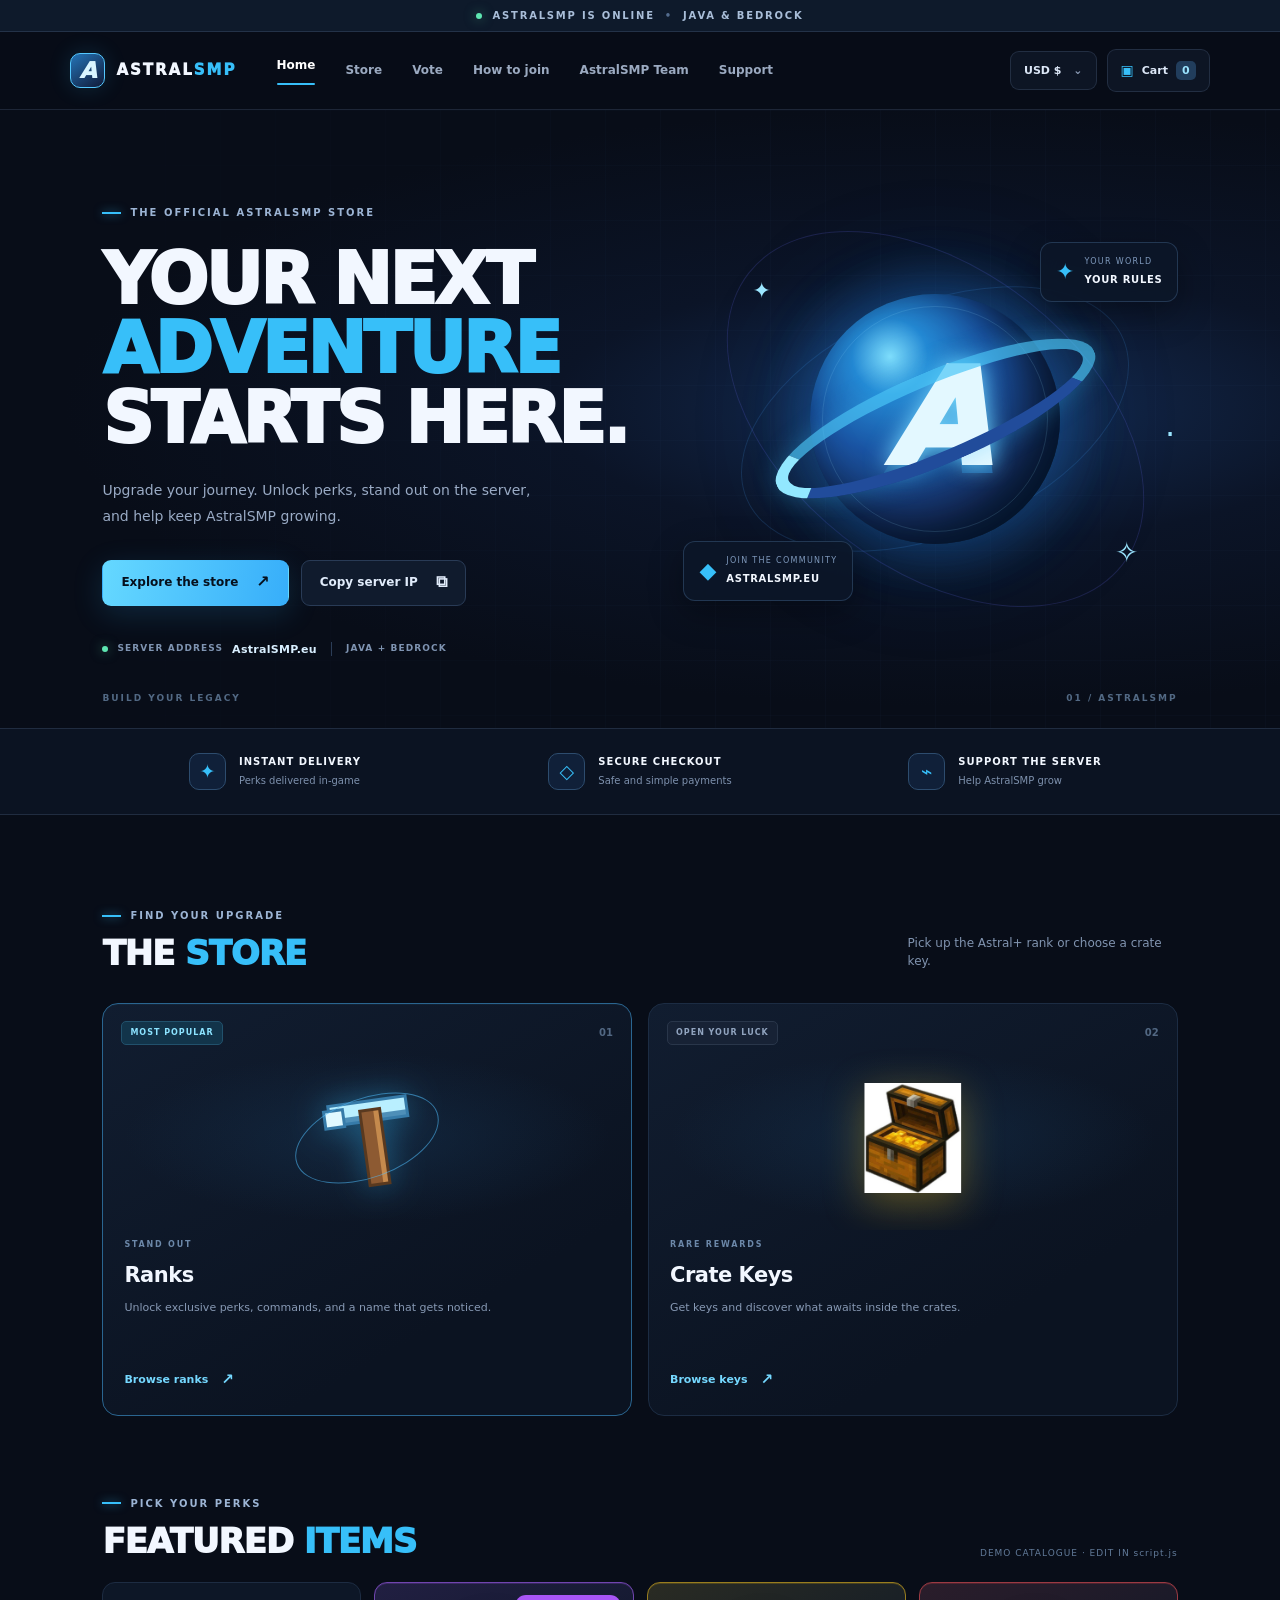
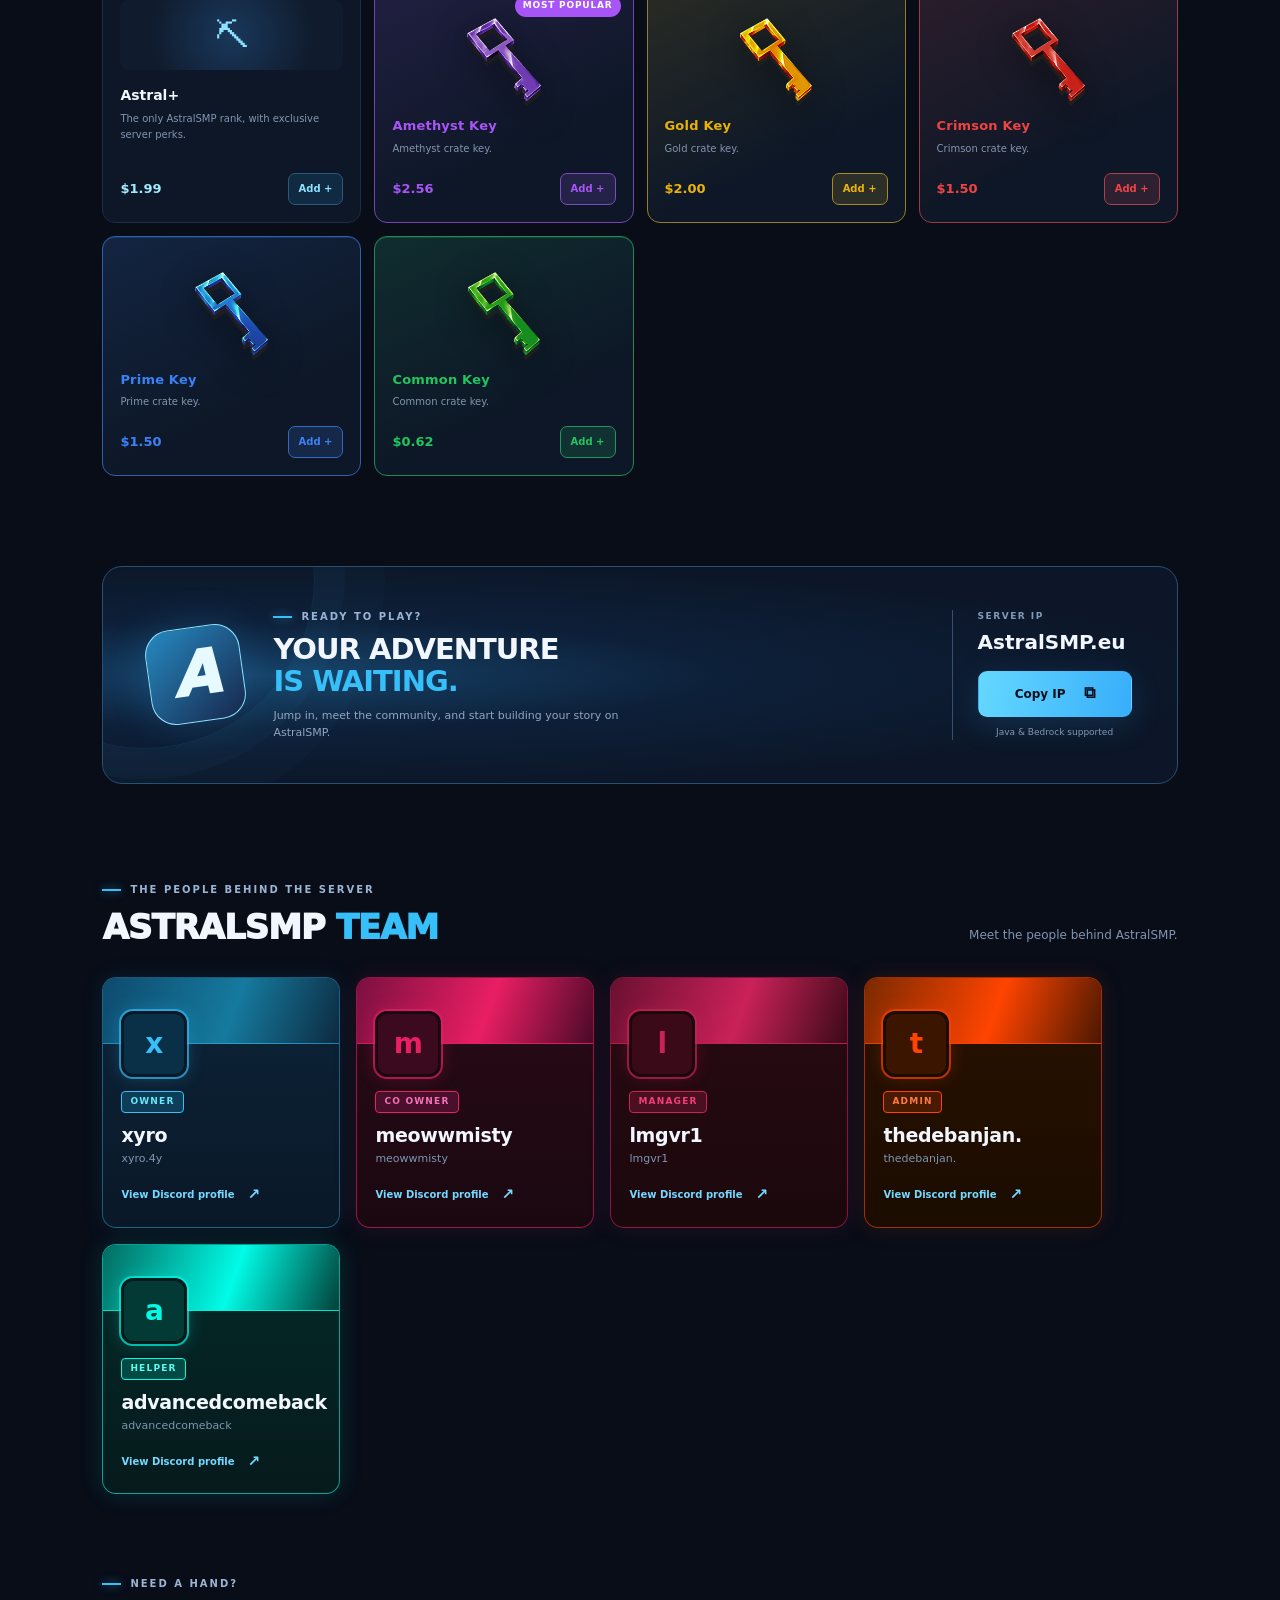
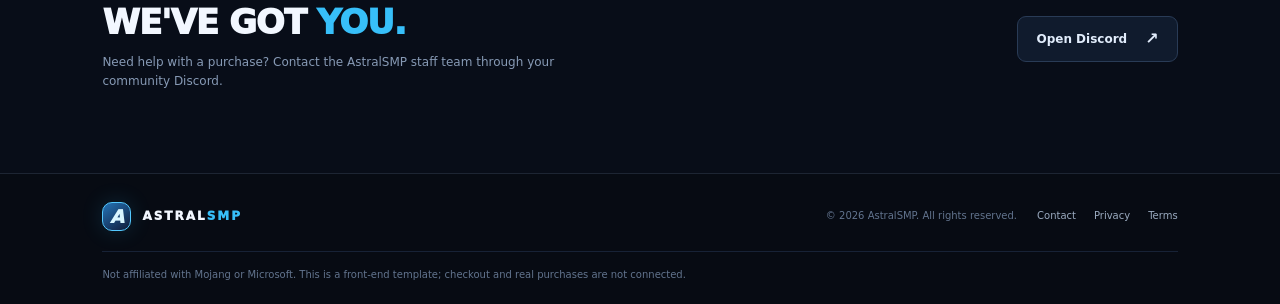
<file: index.html>
<!doctype html>
<html lang="en">
<head>
  <meta charset="utf-8">
  <meta name="viewport" content="width=device-width, initial-scale=1">
  <meta name="theme-color" content="#080d18">
  <meta name="description" content="The official AstralSMP store. Support the server and explore ranks, keys, and upgrades.">
  <title>AstralSMP Store</title>
  <link rel="stylesheet" href="style.css">
</head>
<body>
  <div class="announcement"><span class="pulse"></span> ASTRALSMP IS ONLINE <span class="announcement-dot">•</span> JAVA & BEDROCK</div>
  <header class="site-header">
    <a class="brand" href="index.html#home" aria-label="AstralSMP home">
      <span class="brand-mark">A</span>
      <span class="brand-name">ASTRAL<span>SMP</span></span>
    </a>
    <button class="menu-toggle" id="menuToggle" aria-label="Toggle navigation" aria-expanded="false">☰</button>
    <nav class="nav" id="nav">
      <a class="active" href="#home">Home</a>
      <a href="#store">Store</a>
      <a href="vote.html">Vote</a>
      <a href="#join">How to join</a>
      <a href="#team">AstralSMP Team</a>
      <a href="#help">Support</a>
    </nav>
    <div class="header-actions">
      <button class="currency" id="currencyButton" type="button">USD $ <span>⌄</span></button>
      <button class="cart-button" id="cartButton" type="button"><span class="cart-icon">▣</span> Cart <b id="cartCount">0</b></button>
    </div>
  </header>

  <main>
    <section class="hero" id="home">
      <div class="hero-grid"></div>
      <div class="hero-content">
        <div class="eyebrow"><span></span> THE OFFICIAL ASTRALSMP STORE</div>
        <h1>YOUR NEXT<br><span>ADVENTURE</span><br>STARTS HERE.</h1>
        <p>Upgrade your journey. Unlock perks, stand out on the server, and help keep AstralSMP growing.</p>
        <div class="hero-actions">
          <a class="button button-primary" href="#store">Explore the store <span>↗</span></a>
          <button class="button button-ghost copy-ip" data-copy="AstralSMP.eu">Copy server IP <span>⧉</span></button>
        </div>
        <div class="server-status"><span class="status-dot"></span><span>SERVER ADDRESS</span><strong>AstralSMP.eu</strong><span class="status-divider"></span><span>JAVA + BEDROCK</span></div>
      </div>
      <div class="hero-art" aria-label="AstralSMP cosmic emblem">
        <div class="orbit orbit-one"></div><div class="orbit orbit-two"></div>
        <div class="planet"><div class="planet-glow"></div><div class="planet-ring"></div><div class="planet-letter">A</div></div>
        <div class="floating-chip chip-top"><span class="chip-star">✦</span><div><small>YOUR WORLD</small><b>YOUR RULES</b></div></div>
        <div class="floating-chip chip-bottom"><span class="chip-diamond">◆</span><div><small>JOIN THE COMMUNITY</small><b>ASTRALSMP.EU</b></div></div>
        <div class="spark spark-a">✦</div><div class="spark spark-b">✧</div><div class="spark spark-c">·</div>
      </div>
      <div class="hero-bottom-line"><span>BUILD YOUR LEGACY</span><span>01 / ASTRALSMP</span></div>
    </section>

    <section class="trust-strip">
      <div><span class="trust-icon">✦</span><p><b>INSTANT DELIVERY</b><small>Perks delivered in-game</small></p></div>
      <div><span class="trust-icon">◇</span><p><b>SECURE CHECKOUT</b><small>Safe and simple payments</small></p></div>
      <div><span class="trust-icon">⌁</span><p><b>SUPPORT THE SERVER</b><small>Help AstralSMP grow</small></p></div>
    </section>

    <section class="store-section section-wrap" id="store">
      <div class="section-heading">
        <div><div class="eyebrow"><span></span> FIND YOUR UPGRADE</div><h2>THE <span>STORE</span></h2></div>
        <p>Pick up the Astral+ rank or choose a crate key.</p>
      </div>
      <div class="category-grid">
        <article class="category-card featured">
          <div class="card-top"><span class="category-tag">MOST POPULAR</span><span class="card-number">01</span></div>
          <div class="item-art rank-art"><div class="rank-pickaxe" aria-label="Minecraft-style pickaxe"><span></span></div><div class="rank-orbit"></div></div>
          <div class="card-copy"><span class="card-kicker">STAND OUT</span><h3>Ranks</h3><p>Unlock exclusive perks, commands, and a name that gets noticed.</p><a href="#products" class="text-link" data-category="Ranks">Browse ranks <span>↗</span></a></div>
        </article>
        <article class="category-card">
          <div class="card-top"><span class="category-tag muted-tag">OPEN YOUR LUCK</span><span class="card-number">02</span></div>
          <div class="item-art crate-art"><img class="crate-chest-img" src="assets/crate-chest.png" alt="Crate chest"></div>
          <div class="card-copy"><span class="card-kicker">RARE REWARDS</span><h3>Crate Keys</h3><p>Get keys and discover what awaits inside the crates.</p><a href="#products" class="text-link" data-category="Crate Keys">Browse keys <span>↗</span></a></div>
        </article>
      </div>
    </section>

    <section class="products-section section-wrap" id="products">
      <div class="section-heading compact-heading">
        <div><div class="eyebrow"><span></span> PICK YOUR PERKS</div><h2>FEATURED <span>ITEMS</span></h2></div>
        <span class="demo-note">DEMO CATALOGUE · EDIT IN script.js</span>
      </div>
      <div class="product-grid" id="productGrid"></div>
    </section>

    <section class="join-section section-wrap" id="join">
      <div class="join-panel">
        <div class="join-orb">A</div>
        <div class="join-copy"><div class="eyebrow"><span></span> READY TO PLAY?</div><h2>YOUR ADVENTURE<br><span>IS WAITING.</span></h2><p>Jump in, meet the community, and start building your story on AstralSMP.</p></div>
        <div class="join-action"><div class="ip-label">SERVER IP</div><div class="ip-value">AstralSMP.eu</div><button class="button button-primary copy-ip" data-copy="AstralSMP.eu">Copy IP <span>⧉</span></button><small>Java & Bedrock supported</small></div>
      </div>
    </section>


    <section class="team-section section-wrap" id="team">
      <div class="section-heading">
        <div><div class="eyebrow"><span></span> THE PEOPLE BEHIND THE SERVER</div><h2>ASTRALSMP <span>TEAM</span></h2></div>
        <p>Meet the people behind AstralSMP.</p>
      </div>
      <div class="team-grid">
        <article class="staff-card role-owner">
          <div class="staff-cover"></div>
          <div class="staff-avatar avatar-placeholder" aria-label="xyro Discord avatar placeholder">x</div>
          <div class="staff-info"><span class="staff-role">OWNER</span><h3>xyro</h3><p class="staff-handle">xyro.4y</p><a class="text-link" href="https://discord.com/users/1270662929926066298" target="_blank" rel="noopener">View Discord profile <span>↗</span></a></div>
        </article>
        <article class="staff-card role-coowner">
          <div class="staff-cover"></div>
          <div class="staff-avatar avatar-placeholder" aria-label="meowwmisty Discord avatar placeholder">m</div>
          <div class="staff-info"><span class="staff-role">CO OWNER</span><h3>meowwmisty</h3><p class="staff-handle">meowwmisty</p><a class="text-link" href="https://discord.com/users/1205751324331737108" target="_blank" rel="noopener">View Discord profile <span>↗</span></a></div>
        </article>
        <article class="staff-card role-manager">
          <div class="staff-cover"></div>
          <div class="staff-avatar avatar-placeholder" aria-label="lmgvr1 Discord avatar placeholder">l</div>
          <div class="staff-info"><span class="staff-role">MANAGER</span><h3>lmgvr1</h3><p class="staff-handle">lmgvr1</p><a class="text-link" href="https://discord.com/users/1057451802607489114" target="_blank" rel="noopener">View Discord profile <span>↗</span></a></div>
        </article>
        <article class="staff-card role-admin">
          <div class="staff-cover"></div>
          <div class="staff-avatar avatar-placeholder" aria-label="thedebanjan Discord avatar placeholder">t</div>
          <div class="staff-info"><span class="staff-role">ADMIN</span><h3>thedebanjan.</h3><p class="staff-handle">thedebanjan.</p><a class="text-link" href="https://discord.com/users/1460985958949326993" target="_blank" rel="noopener">View Discord profile <span>↗</span></a></div>
        </article>
        <article class="staff-card role-helper">
          <div class="staff-cover"></div>
          <div class="staff-avatar avatar-placeholder" aria-label="advancedcomeback Discord avatar placeholder">a</div>
          <div class="staff-info"><span class="staff-role">HELPER</span><h3>advancedcomeback</h3><p class="staff-handle">advancedcomeback</p><a class="text-link" href="https://discord.com/users/1250180021176238244" target="_blank" rel="noopener">View Discord profile <span>↗</span></a></div>
        </article>
      </div>
    </section>

    <section class="help-section section-wrap" id="help">
      <div><div class="eyebrow"><span></span> NEED A HAND?</div><h2>WE'VE GOT <span>YOU.</span></h2><p>Need help with a purchase? Contact the AstralSMP staff team through your community Discord.</p></div>
      <a class="button button-ghost" href="https://discord.gg/TpqCJ45FR" target="_blank" rel="noopener">Open Discord <span>↗</span></a>
    </section>
  </main>

  <footer class="footer">
    <a class="brand footer-brand" href="#home"><span class="brand-mark">A</span><span class="brand-name">ASTRAL<span>SMP</span></span></a>
    <p>© <span id="year"></span> AstralSMP. All rights reserved.</p>
    <div class="footer-links"><a href="#help">Contact</a><a href="#help">Privacy</a><a href="#help">Terms</a></div>
    <p class="disclaimer">Not affiliated with Mojang or Microsoft. This is a front-end template; checkout and real purchases are not connected.</p>
  </footer>

  <div class="toast" id="toast" role="status" aria-live="polite"></div>
  <dialog class="cart-dialog" id="cartDialog">
    <div class="dialog-head"><div><span class="eyebrow">YOUR SELECTION</span><h3>Shopping cart</h3></div><button class="close-dialog" id="closeCart" aria-label="Close cart">×</button></div>
    <div id="cartItems" class="cart-items"><p class="empty-cart">Your cart is empty for now.</p></div>
    <div class="cart-total"><span>Estimated total</span><strong id="cartTotal">$0.00</strong></div>
    <p class="cart-warning">Demo cart only. Connect a store platform such as Tebex before accepting payments.</p>
    <button class="button button-primary checkout-button" id="checkoutButton">Continue <span>↗</span></button>
  </dialog>
  <script src="script.js"></script>
</body>
</html>
</file>
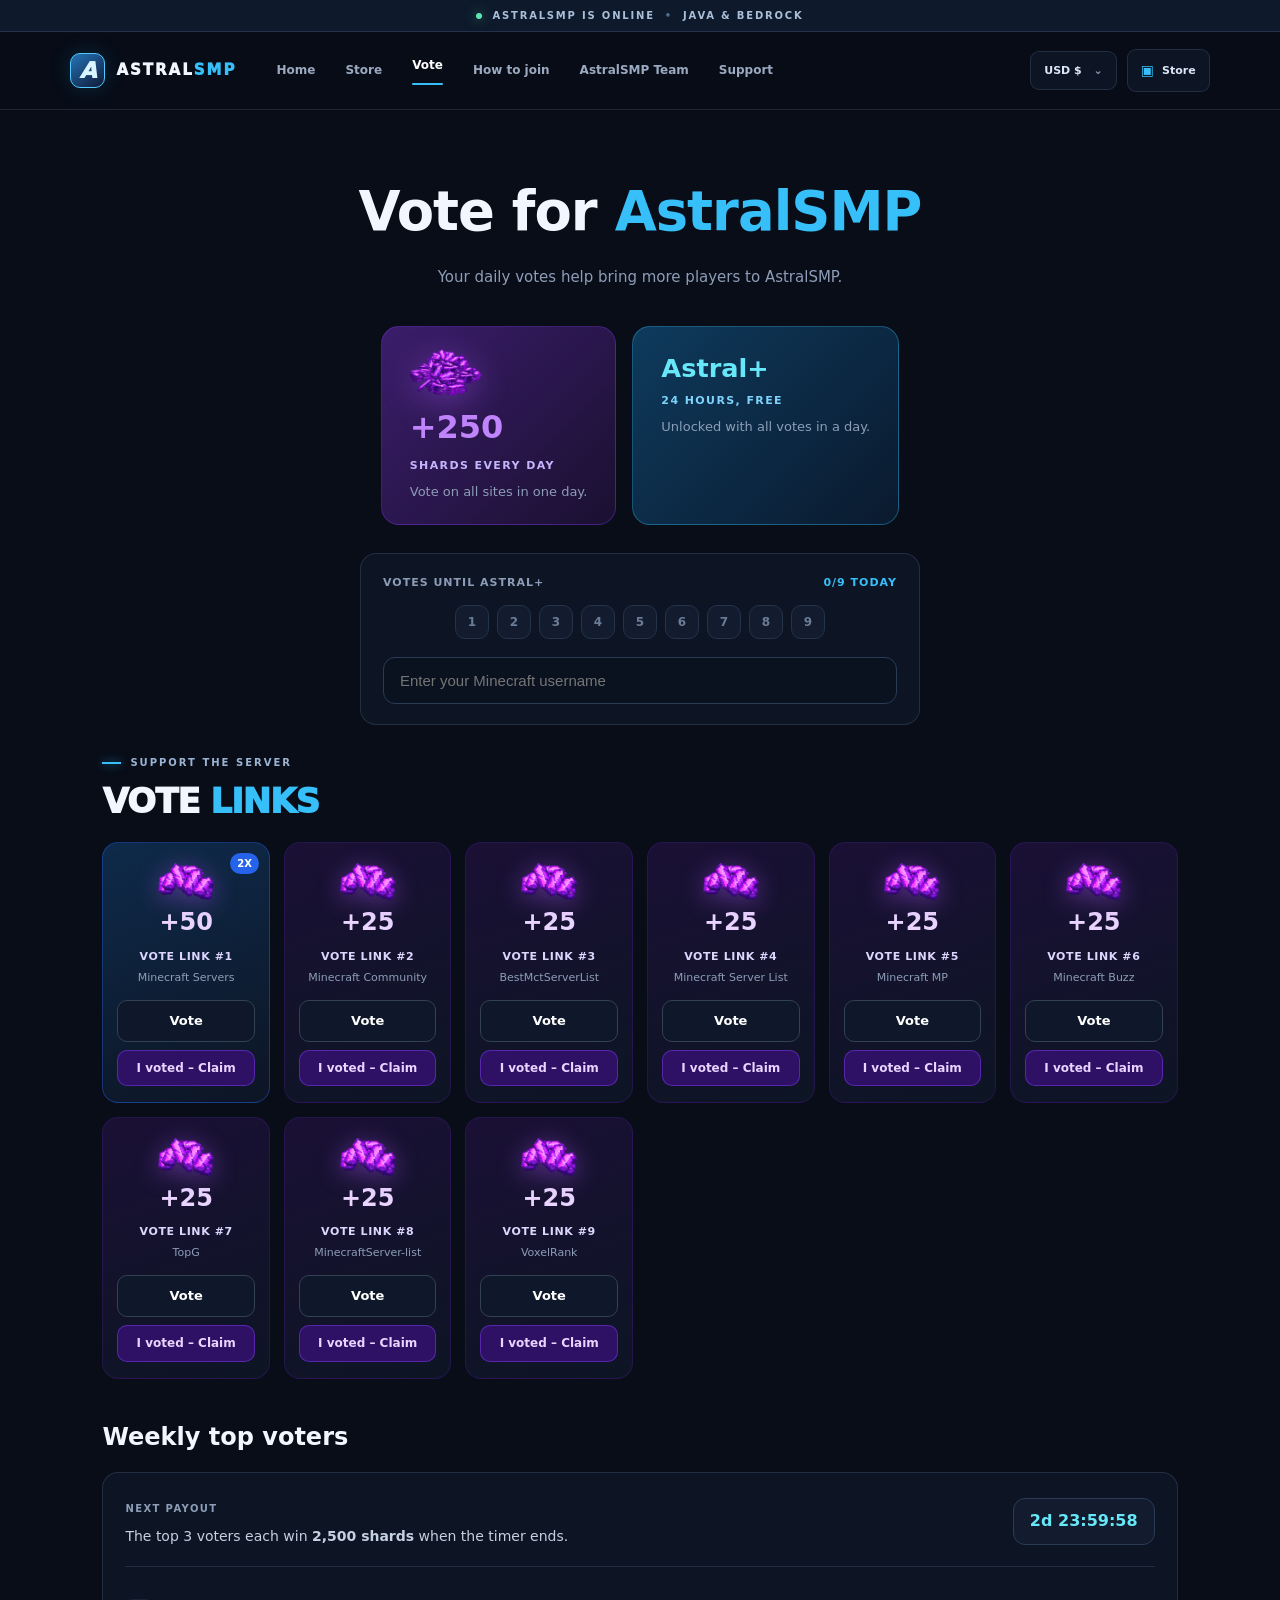
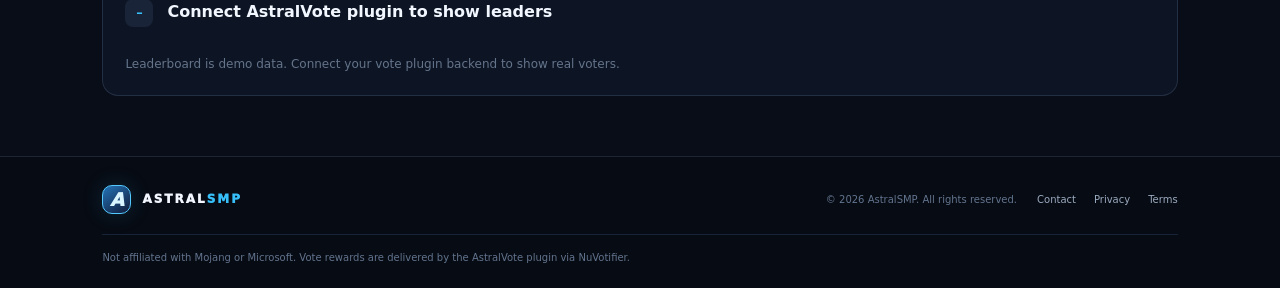
<file: vote.html>
<!doctype html>
<html lang="en">
<head>
  <meta charset="utf-8">
  <meta name="viewport" content="width=device-width, initial-scale=1">
  <meta name="theme-color" content="#080d18">
  <meta name="description" content="Vote for AstralSMP and claim daily rewards.">
  <title>Vote | AstralSMP</title>
  <link rel="stylesheet" href="style.css">
</head>
<body>
  <div class="announcement"><span class="pulse"></span> ASTRALSMP IS ONLINE <span class="announcement-dot">•</span> JAVA & BEDROCK</div>
  <header class="site-header">
    <a class="brand" href="index.html" aria-label="AstralSMP home">
      <span class="brand-mark">A</span>
      <span class="brand-name">ASTRAL<span>SMP</span></span>
    </a>
    <button class="menu-toggle" id="menuToggle" aria-label="Toggle navigation" aria-expanded="false">☰</button>
    <nav class="nav" id="nav">
      <a href="index.html#home">Home</a>
      <a href="index.html#store">Store</a>
      <a class="active" href="vote.html">Vote</a>
      <a href="index.html#join">How to join</a>
      <a href="index.html#team">AstralSMP Team</a>
      <a href="index.html#help">Support</a>
    </nav>
    <div class="header-actions">
      <button class="currency" type="button">USD $ <span>⌄</span></button>
      <a class="cart-button" href="index.html#store"><span class="cart-icon">▣</span> Store</a>
    </div>
  </header>

  <main class="vote-page">
    <section class="vote-hero section-wrap">
      <h1>Vote for <span>AstralSMP</span></h1>
      <p class="vote-sub">Your daily votes help bring more players to AstralSMP.</p>

      <div class="vote-rewards">
        <div class="reward-card reward-shards">
          <img class="reward-shard-img" src="assets/shards-pile.png" alt="Shards">
          <div class="reward-amount">+250</div>
          <div class="reward-label">SHARDS EVERY DAY</div>
          <p>Vote on all sites in one day.</p>
        </div>
        <div class="reward-card reward-rank">
          <div class="reward-rank-title">Astral+</div>
          <div class="reward-label">24 HOURS, FREE</div>
          <p>Unlocked with all votes in a day.</p>
        </div>
      </div>

      <div class="vote-progress-card">
        <div class="progress-top">
          <span>VOTES UNTIL ASTRAL+</span>
          <span id="votesToday" class="votes-count">0/9 TODAY</span>
        </div>
        <div class="progress-steps" id="progressSteps">
          <span>1</span><span>2</span><span>3</span><span>4</span><span>5</span><span>6</span><span>7</span><span>8</span><span>9</span>
        </div>
        <div class="username-row">
          <input type="text" id="voteUsername" placeholder="Enter your Minecraft username" maxlength="16" autocomplete="off">
        </div>
      </div>
    </section>

    <section class="vote-links-section section-wrap">
      <div class="section-heading compact-heading">
        <div><div class="eyebrow"><span></span> SUPPORT THE SERVER</div><h2>VOTE <span>LINKS</span></h2></div>
      </div>
      <div class="vote-links-grid" id="voteLinksGrid">
        <!-- filled by JS -->
      </div>
    </section>

    <section class="top-voters-section section-wrap">
      <h2 class="top-voters-title">Weekly top voters</h2>
      <div class="top-voters-card">
        <div class="payout-info">
          <div>
            <span class="payout-label">NEXT PAYOUT</span>
            <p>The top 3 voters each win <strong>2,500 shards</strong> when the timer ends.</p>
          </div>
          <div class="payout-timer" id="payoutTimer">3d 00:00:00</div>
        </div>
        <ol class="top-voters-list" id="topVotersList">
          <li><span class="rank">1</span><span class="name">—</span><span class="votes">0 votes</span></li>
          <li><span class="rank">2</span><span class="name">—</span><span class="votes">0 votes</span></li>
          <li><span class="rank">3</span><span class="name">—</span><span class="votes">0 votes</span></li>
        </ol>
        <p class="top-voters-note">Leaderboard is demo data. Connect your vote plugin backend to show real voters.</p>
      </div>
    </section>
  </main>

  <footer class="footer">
    <a class="brand footer-brand" href="index.html"><span class="brand-mark">A</span><span class="brand-name">ASTRAL<span>SMP</span></span></a>
    <p>© <span id="year"></span> AstralSMP. All rights reserved.</p>
    <div class="footer-links"><a href="index.html#help">Contact</a><a href="index.html#help">Privacy</a><a href="index.html#help">Terms</a></div>
    <p class="disclaimer">Not affiliated with Mojang or Microsoft. Vote rewards are delivered by the AstralVote plugin via NuVotifier.</p>
  </footer>

  <div class="toast" id="toast" role="status" aria-live="polite"></div>
  <script src="vote.js"></script>
</body>
</html>
</file>
<file: style.css>
:root{--bg:#080d18;--panel:#0d1524;--panel2:#101c30;--line:rgba(151,184,230,.15);--text:#f2f7ff;--muted:#8d9db7;--cyan:#37bff9;--blue:#3478ff;--purple:#8a66ff;--radius:18px}*{box-sizing:border-box}html{scroll-behavior:smooth;scroll-padding-top:90px}body{margin:0;background:var(--bg);color:var(--text);font-family:Inter,ui-sans-serif,system-ui,-apple-system,BlinkMacSystemFont,"Segoe UI",sans-serif;line-height:1.55}a{color:inherit;text-decoration:none}button{font:inherit}.announcement{height:32px;display:flex;align-items:center;justify-content:center;gap:10px;background:#0e1a2b;color:#a9bed9;font-size:10px;letter-spacing:1.8px;font-weight:800;border-bottom:1px solid var(--line)}.pulse,.status-dot{display:inline-block;width:6px;height:6px;border-radius:50%;background:#5ee6b1;box-shadow:0 0 12px #5ee6b188}.announcement-dot{color:#536c8e}.site-header{height:78px;padding:0 max(5.5vw,24px);display:flex;align-items:center;gap:40px;border-bottom:1px solid var(--line);background:rgba(8,13,24,.94);position:sticky;top:0;z-index:20;backdrop-filter:blur(16px)}.brand{display:flex;align-items:center;gap:11px;flex-shrink:0}.brand-mark{width:35px;height:35px;display:grid;place-items:center;border:1px solid #54c8ff;border-radius:10px;color:#d9f5ff;font-weight:950;font-size:22px;font-style:italic;background:linear-gradient(145deg,#2474b7,#111a38);box-shadow:0 0 22px #37bff929}.brand-name{font-size:15px;font-weight:950;letter-spacing:2px}.brand-name span{color:var(--cyan)}.nav{display:flex;align-items:center;gap:30px;flex:1}.nav a{font-size:12px;color:#9baac1;font-weight:700;transition:.2s}.nav a:hover,.nav a.active{color:#fff}.nav a.active:after{content:"";display:block;height:2px;background:var(--cyan);margin-top:8px;border-radius:3px}.header-actions{display:flex;gap:10px;align-items:center}.currency,.cart-button{border:1px solid var(--line);border-radius:9px;padding:10px 13px;color:#dce7f7;background:#0d1524;font-size:11px;font-weight:750}.currency span{color:var(--muted);padding-left:8px}.cart-button{display:flex;gap:8px;align-items:center}.cart-button b{background:#213d5c;color:#9be4ff;border-radius:5px;padding:1px 6px}.cart-icon{font-size:14px;color:var(--cyan)}.menu-toggle{display:none;background:none;border:0;color:white;font-size:24px}.hero{min-height:610px;position:relative;overflow:hidden;padding:95px max(8vw,28px) 70px;display:flex;align-items:center;background:radial-gradient(ellipse at 75% 48%,#142c53 0%,#0b1427 30%,#080d18 66%)}.hero-grid{position:absolute;inset:0;opacity:.15;background-image:linear-gradient(rgba(100,161,235,.16) 1px,transparent 1px),linear-gradient(90deg,rgba(100,161,235,.16) 1px,transparent 1px);background-size:55px 55px;mask-image:linear-gradient(90deg,transparent,#000 55%,#000)}.hero-content{position:relative;z-index:2;max-width:570px}.eyebrow{display:flex;align-items:center;gap:9px;color:#9cb4d4;font-size:10px;letter-spacing:2px;font-weight:850}.eyebrow>span{width:19px;height:2px;background:var(--cyan);box-shadow:0 0 10px #37bff9aa}.hero h1{font-size:clamp(43px,5.5vw,73px);line-height:.99;letter-spacing:-2.8px;margin:25px 0 22px;font-weight:950}.hero h1 span,.section-heading h2 span,.join-copy h2 span,.help-section h2 span{color:var(--cyan)}.hero-content>p{max-width:445px;color:#9aabc5;font-size:14px;line-height:1.9;margin:0}.hero-actions{display:flex;gap:12px;margin-top:30px;flex-wrap:wrap}.button{min-height:46px;padding:0 18px;border-radius:9px;display:inline-flex;align-items:center;justify-content:center;gap:18px;font-size:12px;font-weight:850;cursor:pointer;transition:transform .2s,filter .2s;border:1px solid transparent}.button:hover{transform:translateY(-2px);filter:brightness(1.12)}.button span{font-size:16px}.button-primary{color:#06101d;background:linear-gradient(100deg,#65d8ff,#37aefa);box-shadow:0 8px 30px #2daef52b}.button-ghost{background:#101b2d;border-color:#293b56;color:#e1ecfb}.server-status{display:flex;align-items:center;gap:9px;margin-top:35px;color:#7f94b2;font-size:9px;letter-spacing:1.1px;font-weight:800}.server-status strong{font-size:11px;color:#d9efff;letter-spacing:.3px}.status-divider{height:14px;width:1px;background:#2b3d57;margin:0 5px}.hero-art{position:absolute;right:7%;top:50%;transform:translateY(-50%);width:min(43vw,510px);height:450px;display:grid;place-items:center}.orbit{position:absolute;border:1px solid #3c83cb38;border-radius:50%;transform:rotate(-23deg)}.orbit-one{width:410px;height:230px}.orbit-two{width:475px;height:300px;transform:rotate(38deg);border-color:#6e70ff2e}.planet{width:250px;height:250px;position:relative;border-radius:50%;display:grid;place-items:center;background:radial-gradient(circle at 32% 25%,#8be8ff 0%,#2689d2 15%,#1b4e9c 38%,#17224e 67%,#080d1d 82%);box-shadow:inset -20px -15px 45px #030716,0 0 55px #277ce34b,0 0 130px #1e6dd62b;overflow:visible}.planet:before{content:"";position:absolute;inset:12px;border-radius:50%;border:1px solid #a3e7ff25}.planet-glow{position:absolute;width:310px;height:310px;border-radius:50%;background:#178de51c;filter:blur(20px)}.planet-ring{position:absolute;width:345px;height:93px;border:13px solid #4ac6f6b0;border-left-color:#92e8ff;border-bottom-color:#214c9b;border-radius:50%;transform:rotate(-23deg);box-shadow:0 0 24px #37bff94b;z-index:2}.planet-letter{z-index:1;font-size:132px;font-weight:950;font-style:italic;letter-spacing:-12px;color:#e3f8ff;text-shadow:0 0 22px #71d8ff,0 8px 0 #1e5c9e;transform:translateX(-5px)}.floating-chip{position:absolute;z-index:4;display:flex;align-items:center;gap:10px;padding:12px 15px;border:1px solid #4a709a60;border-radius:12px;background:#0c1729d9;box-shadow:0 12px 35px #0005;backdrop-filter:blur(10px)}.floating-chip small,.floating-chip b{display:block}.floating-chip small{font-size:8px;letter-spacing:1.3px;color:#7f99bc}.floating-chip b{font-size:10px;letter-spacing:.7px;margin-top:3px}.chip-top{top:48px;right:12px}.chip-bottom{bottom:43px;left:3px}.chip-star,.chip-diamond{color:var(--cyan);font-size:22px}.spark{position:absolute;color:#9be6ff}.spark-a{top:80px;left:72px;font-size:22px}.spark-b{bottom:70px;right:52px;font-size:28px}.spark-c{top:48%;right:3%;font-size:32px}.hero-bottom-line{position:absolute;bottom:22px;left:8vw;right:8vw;display:flex;justify-content:space-between;color:#526984;font-size:9px;font-weight:800;letter-spacing:2px}.trust-strip{display:grid;grid-template-columns:repeat(3,1fr);padding:24px max(8vw,28px);background:#0b1322;border-top:1px solid var(--line);border-bottom:1px solid var(--line);gap:20px}.trust-strip>div{display:flex;align-items:center;justify-content:center;gap:13px}.trust-icon{width:37px;height:37px;border:1px solid #2d4c6e;border-radius:10px;display:grid;place-items:center;color:var(--cyan);font-size:19px;background:#102039}.trust-strip p{margin:0}.trust-strip b,.trust-strip small{display:block}.trust-strip b{font-size:10px;letter-spacing:1px}.trust-strip small{font-size:10px;color:#7e91ad;margin-top:3px}.section-wrap{padding-left:max(8vw,28px);padding-right:max(8vw,28px)}.store-section{padding-top:93px;padding-bottom:65px}.section-heading{display:flex;justify-content:space-between;align-items:end;gap:25px;margin-bottom:30px}.section-heading h2,.help-section h2{font-size:34px;line-height:1.1;letter-spacing:-1px;margin:12px 0 0;font-weight:950}.section-heading>p{max-width:270px;margin:0 0 2px;color:#8194b0;font-size:12px}.category-grid{display:grid;grid-template-columns:repeat(3,1fr);gap:16px}.category-card{min-width:0;background:linear-gradient(150deg,#111d30,#0b1321 72%);border:1px solid #1c2c43;border-radius:16px;overflow:hidden;transition:transform .25s,border-color .25s}.category-card:hover{transform:translateY(-4px);border-color:#3978a7}.category-card.featured{border-color:#2a6590;box-shadow:inset 0 1px #63cfff0c}.card-top{display:flex;justify-content:space-between;align-items:center;padding:17px 18px 0}.category-tag{color:#8ce3ff;background:#12344a;border:1px solid #21516c;padding:5px 8px;border-radius:5px;font-size:8px;font-weight:900;letter-spacing:1px}.muted-tag{color:#91a4bf;background:#172235;border-color:#29364a}.card-number{font-size:10px;color:#526883;font-weight:800}.item-art{height:185px;display:grid;place-items:center;position:relative;overflow:hidden;background:radial-gradient(ellipse at center,#17395a70,transparent 65%)}.rank-crown{font-size:82px;color:#9deaff;text-shadow:0 0 30px #43c7ff9c;z-index:2;transform:translateY(-4px)}.rank-orbit{position:absolute;width:150px;height:80px;border:1px solid #50bdfb8a;border-radius:50%;transform:rotate(-20deg)}.crate-box{width:95px;height:88px;border:2px solid #7ccfff;background:linear-gradient(135deg,#1f6aa3,#14294e);transform:rotate(45deg);display:grid;place-items:center;box-shadow:0 0 45px #42b8ff3c,inset 0 0 22px #9beaff38}.crate-box:before,.crate-box:after{content:"";position:absolute;background:#8cdbff}.crate-box:before{width:100%;height:3px}.crate-box:after{height:100%;width:3px}.crate-box span{transform:rotate(-45deg);font-size:34px;color:#d7f6ff;z-index:1}.crate-shadow{position:absolute;width:135px;height:18px;border-radius:50%;background:#0008;filter:blur(8px);bottom:35px}.crystal-art{display:flex;gap:8px;align-items:center;justify-content:center}.crystal{width:40px;height:85px;clip-path:polygon(50% 0,100% 28%,80% 100%,20% 100%,0 28%);background:linear-gradient(90deg,#3179d0,#a0e9ff 48%,#2867bd);filter:drop-shadow(0 0 15px #3ca9ff);transform:rotate(7deg)}.crystal-two{height:110px;width:51px;background:linear-gradient(90deg,#7354e6,#d2c5ff 45%,#4b43c2);transform:rotate(-5deg)}.crystal-three{transform:rotate(15deg);height:65px}.card-copy{padding:0 21px 23px}.card-kicker{color:#6c88a9;font-size:8px;letter-spacing:1.8px;font-weight:900}.card-copy h3{font-size:21px;margin:4px 0 7px;letter-spacing:-.5px}.card-copy p{font-size:11px;color:#8799b4;min-height:52px;margin:0 0 16px;line-height:1.8}.text-link{display:inline-flex;gap:13px;align-items:center;color:#75d8ff;font-size:11px;font-weight:850}.text-link span{font-size:15px}.products-section{padding-top:15px;padding-bottom:90px}.compact-heading{margin-bottom:22px}.demo-note{font-size:9px;letter-spacing:1px;color:#627b9a}.product-grid{display:grid;grid-template-columns:repeat(4,1fr);gap:13px}.product-card{background:#0d1727;border:1px solid #1d2c42;border-radius:13px;padding:17px;display:flex;flex-direction:column;min-height:220px}.product-icon{height:70px;display:grid;place-items:center;border-radius:9px;background:radial-gradient(circle,#19385b,#101b2d 70%);color:#8de2ff;font-size:34px;margin-bottom:15px}.product-card h3{font-size:14px;margin:0 0 4px}.product-card p{font-size:10px;color:#8295b0;margin:0 0 17px;flex:1}.product-bottom{display:flex;align-items:center;justify-content:space-between;gap:8px}.product-price{font-size:13px;font-weight:900;color:#a4eaff}.add-button{border:1px solid #2c587b;background:#102b41;color:#8ee1ff;border-radius:7px;padding:7px 10px;font-size:10px;font-weight:850;cursor:pointer}.add-button:hover{background:#174363}.join-section{padding-bottom:90px}.join-panel{position:relative;overflow:hidden;display:flex;align-items:center;justify-content:space-between;gap:30px;padding:42px 45px;border:1px solid #245174;border-radius:20px;background:radial-gradient(ellipse at 15% 50%,#16436a 0%,#0d2039 35%,#0c1628 75%)}.join-panel:after{content:"";position:absolute;width:340px;height:340px;border:1px solid #4abcfb17;border-radius:50%;left:-130px;top:-160px;box-shadow:0 0 0 30px #4abcfb08,0 0 0 70px #4abcfb05}.join-orb{width:95px;height:95px;flex-shrink:0;display:grid;place-items:center;border:1px solid #8ae3ff;border-radius:25px;transform:rotate(-8deg);background:linear-gradient(140deg,#268ac1,#17274d);font-size:60px;font-weight:950;font-style:italic;color:#e6faff;box-shadow:0 0 40px #30a7f533}.join-copy{flex:1;position:relative;z-index:1}.join-copy h2{font-size:29px;line-height:1.08;letter-spacing:-1px;margin:10px 0}.join-copy p{font-size:11px;color:#91a5c0;max-width:400px;margin:0}.join-action{position:relative;z-index:1;min-width:180px;padding-left:25px;border-left:1px solid #38506d}.ip-label{font-size:9px;color:#819ab8;letter-spacing:1.5px;font-weight:850}.ip-value{font-size:20px;font-weight:900;margin:3px 0 13px}.join-action .button{width:100%}.join-action small{display:block;text-align:center;font-size:9px;color:#8398b4;margin-top:9px}.help-section{padding-top:0;padding-bottom:70px;display:flex;justify-content:space-between;align-items:center;gap:30px}.help-section p{color:#879ab5;font-size:12px;max-width:460px}.help-section .button{flex-shrink:0}.footer{border-top:1px solid var(--line);padding:28px max(8vw,28px) 22px;display:grid;grid-template-columns:1fr auto auto;align-items:center;gap:20px;background:#070b13}.footer-brand .brand-mark{width:29px;height:29px;font-size:18px}.footer-brand .brand-name{font-size:12px}.footer>p{margin:0;color:#62748e;font-size:10px}.footer-links{display:flex;gap:18px;color:#9babc0;font-size:10px}.footer .disclaimer{grid-column:1/-1;border-top:1px solid #172236;padding-top:15px}.toast{position:fixed;bottom:25px;left:50%;transform:translate(-50%,20px);padding:11px 16px;background:#e1f8ff;color:#07111d;border-radius:9px;font-size:12px;font-weight:850;box-shadow:0 10px 40px #0008;opacity:0;pointer-events:none;transition:.25s;z-index:60}.toast.show{opacity:1;transform:translate(-50%,0)}.cart-dialog{width:min(440px,calc(100% - 28px));border:1px solid #29425e;border-radius:17px;background:#0c1524;color:var(--text);padding:23px;box-shadow:0 25px 100px #000b}.cart-dialog::backdrop{background:#02050bd9;backdrop-filter:blur(5px)}.dialog-head{display:flex;justify-content:space-between;align-items:center}.dialog-head h3{margin:5px 0 0;font-size:22px}.close-dialog{border:0;background:#18253a;color:#dcecff;border-radius:8px;width:34px;height:34px;font-size:23px;cursor:pointer}.cart-items{margin:20px 0;max-height:270px;overflow:auto}.empty-cart{color:#7f94b1;font-size:12px;text-align:center;padding:25px 0}.cart-line{display:flex;align-items:center;justify-content:space-between;gap:10px;padding:12px 0;border-bottom:1px solid #1b2a40}.cart-line strong{font-size:12px}.cart-line small{display:block;color:#8297b5;font-size:10px}.remove-item{border:0;background:none;color:#ff9d9d;font-size:11px;cursor:pointer}.cart-total{display:flex;justify-content:space-between;padding:14px 0;border-top:1px solid #273950;font-size:12px}.cart-total strong{font-size:16px;color:#a3eaff}.cart-warning{color:#8194b0;font-size:10px;line-height:1.7}.checkout-button{width:100%;margin-top:8px}
@media(max-width:1000px){.site-header{gap:22px}.nav{gap:18px}.hero-art{right:2%;opacity:.8}.hero-content{max-width:500px}.hero h1{font-size:58px}.product-grid{grid-template-columns:repeat(2,1fr)}.join-panel{padding:32px}.join-orb{width:75px;height:75px;font-size:46px}.join-copy h2{font-size:25px}}@media(max-width:760px){.site-header{height:67px;padding:0 20px;gap:12px}.menu-toggle{display:block;margin-left:auto;order:2}.header-actions{order:3}.currency{display:none}.nav{display:none;position:absolute;left:0;right:0;top:66px;padding:18px 22px 22px;background:#0a1220;border-bottom:1px solid var(--line);flex-direction:column;align-items:stretch;gap:5px}.nav.open{display:flex}.nav a{padding:10px}.nav a.active:after{display:none}.hero{min-height:680px;padding:70px 25px 85px;align-items:flex-start}.hero-content{max-width:100%}.hero h1{font-size:clamp(43px,12vw,62px)}.hero-content>p{max-width:400px}.hero-art{width:330px;height:290px;top:auto;bottom:15px;right:0;transform:none;opacity:.38}.planet{width:150px;height:150px}.planet-letter{font-size:85px}.planet-ring{width:220px;height:58px;border-width:8px}.orbit-one{width:270px;height:150px}.orbit-two{width:300px;height:180px}.floating-chip{display:none}.hero-bottom-line{left:25px;right:25px}.trust-strip{grid-template-columns:1fr;padding:20px 25px;gap:15px}.trust-strip>div{justify-content:flex-start}.section-wrap{padding-left:22px;padding-right:22px}.store-section{padding-top:65px}.section-heading{align-items:flex-start;flex-direction:column;gap:12px}.section-heading h2,.help-section h2{font-size:30px}.category-grid{grid-template-columns:1fr}.item-art{height:155px}.card-copy p{min-height:0}.products-section{padding-bottom:65px}.product-grid{grid-template-columns:repeat(2,minmax(0,1fr));gap:10px}.product-card{padding:12px;min-height:215px}.product-icon{height:60px}.demo-note{font-size:8px}.join-section{padding-bottom:65px}.join-panel{flex-direction:column;align-items:flex-start;padding:28px 23px;gap:20px}.join-orb{display:none}.join-action{border-left:0;border-top:1px solid #38506d;padding:18px 0 0;width:100%}.join-action .button{max-width:240px}.help-section{align-items:flex-start;flex-direction:column;padding-bottom:50px}.footer{grid-template-columns:1fr auto;gap:16px;padding:25px 22px}.footer>p:first-of-type{grid-column:1/-1;grid-row:2}.footer-links{grid-column:2;grid-row:1}.footer .disclaimer{grid-column:1/-1}}@media(max-width:390px){.brand-name{font-size:12px;letter-spacing:1.5px}.brand-mark{width:31px;height:31px}.header-actions .cart-button{padding:9px}.hero h1{letter-spacing:-2px}.hero-actions{gap:8px}.button{padding:0 12px;gap:10px}.product-grid{grid-template-columns:1fr}.product-card{min-height:195px}.product-icon{height:50px}}

/* Store-specific product and team refinements */
.category-grid{grid-template-columns:repeat(2,minmax(0,1fr))}
.rank-crown{display:none}
.rank-pickaxe{position:relative;width:96px;height:96px;filter:drop-shadow(0 0 16px #37bff966);transform:rotate(-8deg)}
.rank-pickaxe:before{content:"";position:absolute;left:12px;top:10px;width:75px;height:17px;background:#b9efff;border:3px solid #367ba9;box-shadow:inset 0 -5px #4e8fb8}
.rank-pickaxe:after{content:"";position:absolute;left:43px;top:19px;width:17px;height:72px;background:#8d5a32;border:3px solid #59391f;box-shadow:inset -5px 0 #c58a4d}
.rank-pickaxe span{position:absolute;left:7px;top:15px;width:22px;height:20px;background:#e0f9ff;border:3px solid #367ba9;z-index:1}
.key-card{border-color:color-mix(in srgb,var(--item-color) 60%,#1d2c42);background:linear-gradient(155deg,color-mix(in srgb,var(--item-color) 13%,#0d1727),#0d1727 68%);box-shadow:inset 0 1px color-mix(in srgb,var(--item-color) 20%,transparent)}
.key-card .product-icon{color:var(--item-color);background:radial-gradient(circle,color-mix(in srgb,var(--item-color) 27%,#101b2d),#101b2d 72%);border:1px solid color-mix(in srgb,var(--item-color) 55%,transparent);text-shadow:0 0 20px var(--item-color)}
.key-card h3{color:var(--item-color);font-size:13px;letter-spacing:.2px}
.key-card .product-price{color:var(--item-color)}
.key-card .add-button{color:var(--item-color);border-color:color-mix(in srgb,var(--item-color) 65%,#293b56);background:color-mix(in srgb,var(--item-color) 13%,#101b2d)}
.team-section{padding-top:8px;padding-bottom:82px}
.team-grid{display:grid;grid-template-columns:repeat(3,minmax(0,250px));gap:15px}
.staff-card{overflow:hidden;border:1px solid #24425b;border-radius:14px;background:#0d1727;padding:0 18px 20px;max-width:270px}
.staff-cover{height:66px;margin:0 -18px;background:linear-gradient(110deg,#12304a,#14516a 52%,#17233d);border-bottom:1px solid #2b6a83}
.staff-avatar{width:66px;height:66px;margin-top:-33px;position:relative;display:grid;place-items:center;border:3px solid #0d1727;border-radius:12px;background:#11263a;color:#37bff9;font-size:28px;font-weight:900;text-transform:lowercase;box-shadow:0 0 0 1px #37bff955}
.staff-info{padding-top:10px}.staff-role{display:inline-block;padding:3px 8px;border-radius:4px;background:#103444;border:1px solid #24627a;color:#37bff9;font-size:9px;font-weight:900;letter-spacing:1.2px}
.staff-info h3{margin:8px 0 0;font-size:19px;letter-spacing:-.3px}.staff-handle{margin:0 0 14px;color:#7f94b1;font-size:11px}.staff-info .text-link{font-size:10px}
@media(max-width:760px){.category-grid{grid-template-columns:1fr}.team-grid{grid-template-columns:1fr}.staff-card{width:100%;max-width:340px}}

/* ===== Key product images ===== */
.product-key-img{width:88px;height:88px;object-fit:contain;margin:6px auto 10px;display:block;filter:drop-shadow(0 8px 18px rgba(0,0,0,.45))}
.product-card{position:relative}
.popular-badge{position:absolute;top:12px;right:12px;background:#a855f7;color:#fff;font-size:9px;font-weight:900;letter-spacing:.8px;padding:4px 8px;border-radius:999px;z-index:2}
.key-card .product-key-img{margin-top:18px}

/* ===== Vote page ===== */
.vote-page{padding-bottom:60px}
.vote-hero{text-align:center;padding-top:60px;padding-bottom:20px}
.vote-hero h1{font-size:clamp(2.2rem,5vw,3.4rem);margin:0 0 12px;letter-spacing:-1px}
.vote-hero h1 span{color:var(--cyan)}
.vote-sub{color:var(--muted);margin:0 0 36px;font-size:15px}
.vote-rewards{display:flex;flex-wrap:wrap;justify-content:center;gap:16px;margin-bottom:28px}
.reward-card{border-radius:18px;padding:22px 28px;min-width:220px;text-align:left;border:1px solid var(--line)}
.reward-shards{background:linear-gradient(135deg,#3b1d6b,#1a1030);border-color:#7c3aed55}
.reward-rank{background:linear-gradient(135deg,#0e3a5c,#0a1a2e);border-color:#37bff955}
.reward-amount{font-size:2rem;font-weight:900;color:#c084fc}
.reward-rank-title{font-size:1.6rem;font-weight:900;color:#67e8f9}
.reward-label{font-size:11px;font-weight:800;letter-spacing:1.4px;color:#c4b5fd;margin:4px 0 8px}
.reward-rank .reward-label{color:#7dd3fc}
.reward-card p{margin:0;font-size:13px;color:var(--muted)}
.vote-progress-card{max-width:560px;margin:0 auto;background:var(--panel);border:1px solid var(--line);border-radius:16px;padding:20px 22px}
.progress-top{display:flex;justify-content:space-between;align-items:center;font-size:11px;font-weight:800;letter-spacing:1px;color:var(--muted);margin-bottom:14px}
.votes-count{color:var(--cyan)}
.progress-steps{display:flex;gap:8px;justify-content:center;flex-wrap:wrap;margin-bottom:18px}
.progress-steps span{width:34px;height:34px;display:grid;place-items:center;border-radius:10px;background:#121c2e;border:1px solid #24324a;color:#6b7c96;font-size:12px;font-weight:800}
.progress-steps span.done{background:#0e3a5c;border-color:#37bff9;color:#67e8f9;box-shadow:0 0 12px #37bff944}
.username-row input{width:100%;padding:14px 16px;border-radius:12px;border:1px solid #2a3b55;background:#0a1220;color:#fff;font-size:15px;outline:none}
.username-row input:focus{border-color:var(--cyan);box-shadow:0 0 0 3px #37bff922}
.vote-links-section{padding-top:10px}
.vote-links-grid{display:grid;grid-template-columns:repeat(auto-fill,minmax(160px,1fr));gap:14px}
.vote-link-card{position:relative;background:linear-gradient(160deg,#1a1035,#0d1524);border:1px solid #4c1d9555;border-radius:16px;padding:20px 14px 16px;text-align:center}
.vote-link-card:first-child{background:linear-gradient(160deg,#0e2a4a,#0d1524);border-color:#2563eb66}
.double-badge{position:absolute;top:10px;right:10px;background:#2563eb;color:#fff;font-size:10px;font-weight:900;padding:3px 7px;border-radius:999px}
.vote-reward-icon{font-size:28px;color:#c084fc;margin-bottom:4px}
.vote-reward-amount{font-size:1.5rem;font-weight:900;color:#e9d5ff;margin-bottom:6px}
.vote-link-name{font-size:11px;font-weight:900;letter-spacing:.6px;color:#ddd6fe}
.vote-link-site{font-size:11px;color:var(--muted);margin:4px 0 14px}
.vote-btn{width:100%;padding:10px;border:0;border-radius:10px;background:#0f172a;color:#fff;font-weight:800;font-size:13px;cursor:pointer;border:1px solid #334155;transition:.15s}
.vote-btn:hover{background:#1e293b;border-color:var(--cyan)}
.top-voters-section{padding-top:40px}
.top-voters-title{font-size:1.5rem;margin:0 0 16px}
.top-voters-card{background:var(--panel);border:1px solid var(--line);border-radius:16px;padding:22px}
.payout-info{display:flex;flex-wrap:wrap;justify-content:space-between;gap:16px;align-items:center;margin-bottom:20px;padding-bottom:18px;border-bottom:1px solid var(--line)}
.payout-label{font-size:10px;font-weight:900;letter-spacing:1.4px;color:var(--muted)}
.payout-info p{margin:6px 0 0;font-size:14px;color:#c5d0e0}
.payout-timer{background:#121c2e;border:1px solid #2a3b55;border-radius:12px;padding:10px 16px;font-weight:800;font-variant-numeric:tabular-nums;color:#67e8f9}
.top-voters-list{list-style:none;margin:0;padding:0}
.top-voters-list li{display:flex;align-items:center;gap:14px;padding:12px 0;border-bottom:1px solid #1a2438}
.top-voters-list li:last-child{border-bottom:0}
.top-voters-list .rank{width:28px;height:28px;display:grid;place-items:center;border-radius:8px;background:#1a2438;font-weight:900;font-size:13px;color:var(--cyan)}
.top-voters-list .name{flex:1;font-weight:700}
.top-voters-list .votes{color:var(--muted);font-size:13px}
.top-voters-note{margin:16px 0 0;font-size:12px;color:#64748b}
@media(max-width:600px){.vote-rewards{flex-direction:column;align-items:stretch}.reward-card{min-width:0}}


/* Staff role – full card coloring */
.team-grid{display:grid;grid-template-columns:repeat(auto-fill,minmax(220px,1fr));gap:16px;max-width:1000px}

.staff-card.role-owner{
  background:linear-gradient(180deg,#0c2438 0%,#0a1828 100%);
  border:1px solid #37bff966;
  box-shadow:0 0 24px #37bff918;
}
.staff-card.role-owner .staff-cover{
  background:linear-gradient(110deg,#0e4a6e,#157a9e 55%,#0d2a40);
  border-bottom:1px solid #37bff988;
}
.staff-card.role-owner .staff-avatar{
  background:#0a3048;color:#37bff9;border-color:#0a1828;
  box-shadow:0 0 0 2px #37bff9aa,0 0 18px #37bff944;
}
.staff-card.role-owner .staff-role{
  background:#0d3d58;border:1px solid #37bff9;color:#67e8f9;
}

.staff-card.role-coowner{
  background:linear-gradient(180deg,#2a0a18 0%,#1a0810 100%);
  border:1px solid #e91e6399;
  box-shadow:0 0 24px #e91e6322;
}
.staff-card.role-coowner .staff-cover{
  background:linear-gradient(110deg,#7a1040,#e91e63 55%,#4a0a28);
  border-bottom:1px solid #e91e63cc;
}
.staff-card.role-coowner .staff-avatar{
  background:#3b0a1f;color:#e91e63;border-color:#1a0810;
  box-shadow:0 0 0 2px #e91e63aa,0 0 18px #e91e6344;
}
.staff-card.role-coowner .staff-role{
  background:#4a0f2a;border:1px solid #e91e63;color:#f472b6;
}

.staff-card.role-manager{
  background:linear-gradient(180deg,#2a0a14 0%,#1a080c 100%);
  border:1px solid #ca215999;
  box-shadow:0 0 24px #ca215922;
}
.staff-card.role-manager .staff-cover{
  background:linear-gradient(110deg,#6a1030,#ca2159 55%,#3a0a18);
  border-bottom:1px solid #ca2159cc;
}
.staff-card.role-manager .staff-avatar{
  background:#3b0a18;color:#ca2159;border-color:#1a080c;
  box-shadow:0 0 0 2px #ca2159aa,0 0 18px #ca215944;
}
.staff-card.role-manager .staff-role{
  background:#4a0f20;border:1px solid #ca2159;color:#f43f7a;
}

.staff-card.role-admin{
  background:linear-gradient(180deg,#2a1200 0%,#1a0c00 100%);
  border:1px solid #ff440099;
  box-shadow:0 0 24px #ff440022;
}
.staff-card.role-admin .staff-cover{
  background:linear-gradient(110deg,#7a2a00,#ff4400 55%,#4a1800);
  border-bottom:1px solid #ff4400cc;
}
.staff-card.role-admin .staff-avatar{
  background:#3b1500;color:#ff4400;border-color:#1a0c00;
  box-shadow:0 0 0 2px #ff4400aa,0 0 18px #ff440044;
}
.staff-card.role-admin .staff-role{
  background:#4a1a00;border:1px solid #ff4400;color:#ff7a40;
}

/* Shard icons */
.vote-reward-icon img{
  width:56px;height:auto;object-fit:contain;
  filter:drop-shadow(0 4px 12px rgba(168,85,247,.45));
  margin:0 auto 2px;display:block;
}
.reward-shard-img{
  width:72px;height:auto;object-fit:contain;
  display:block;margin:0 0 8px;
  filter:drop-shadow(0 6px 16px rgba(168,85,247,.4));
}
.reward-card.reward-shards{position:relative}

/* Crate chest category icon */
.crate-chest-img{width:110px;height:110px;object-fit:contain;display:block;margin:8px auto;filter:drop-shadow(0 10px 20px rgba(234,179,8,.35))}
.crate-art{display:flex;align-items:center;justify-content:center;min-height:120px}

/* Helper role */
.staff-card.role-helper{
  background:linear-gradient(180deg,#042a28 0%,#061a1c 100%);
  border:1px solid #00fce799;
  box-shadow:0 0 24px #00fce722;
}
.staff-card.role-helper .staff-cover{
  background:linear-gradient(110deg,#046a60,#00fce7 55%,#024038);
  border-bottom:1px solid #00fce7cc;
}
.staff-card.role-helper .staff-avatar{
  background:#043a36;color:#00fce7;border-color:#061a1c;
  box-shadow:0 0 0 2px #00fce7aa,0 0 18px #00fce744;
}
.staff-card.role-helper .staff-role{
  background:#044a44;border:1px solid #00fce7;color:#5efbf0;
}

.claim-btn{
  width:100%;margin-top:8px;padding:8px;border-radius:10px;border:1px solid #7c3aed88;
  background:#2e1065;color:#e9d5ff;font-weight:800;font-size:12px;cursor:pointer;
}
.claim-btn:hover{background:#4c1d95}
.vote-link-card.claimed{opacity:.85;border-color:#22c55e66}
.claimed-badge{
  position:absolute;top:10px;left:10px;background:#16a34a;color:#fff;
  font-size:9px;font-weight:900;padding:3px 7px;border-radius:999px;
}
.vote-btn:disabled{opacity:.5;cursor:default}
</file>
